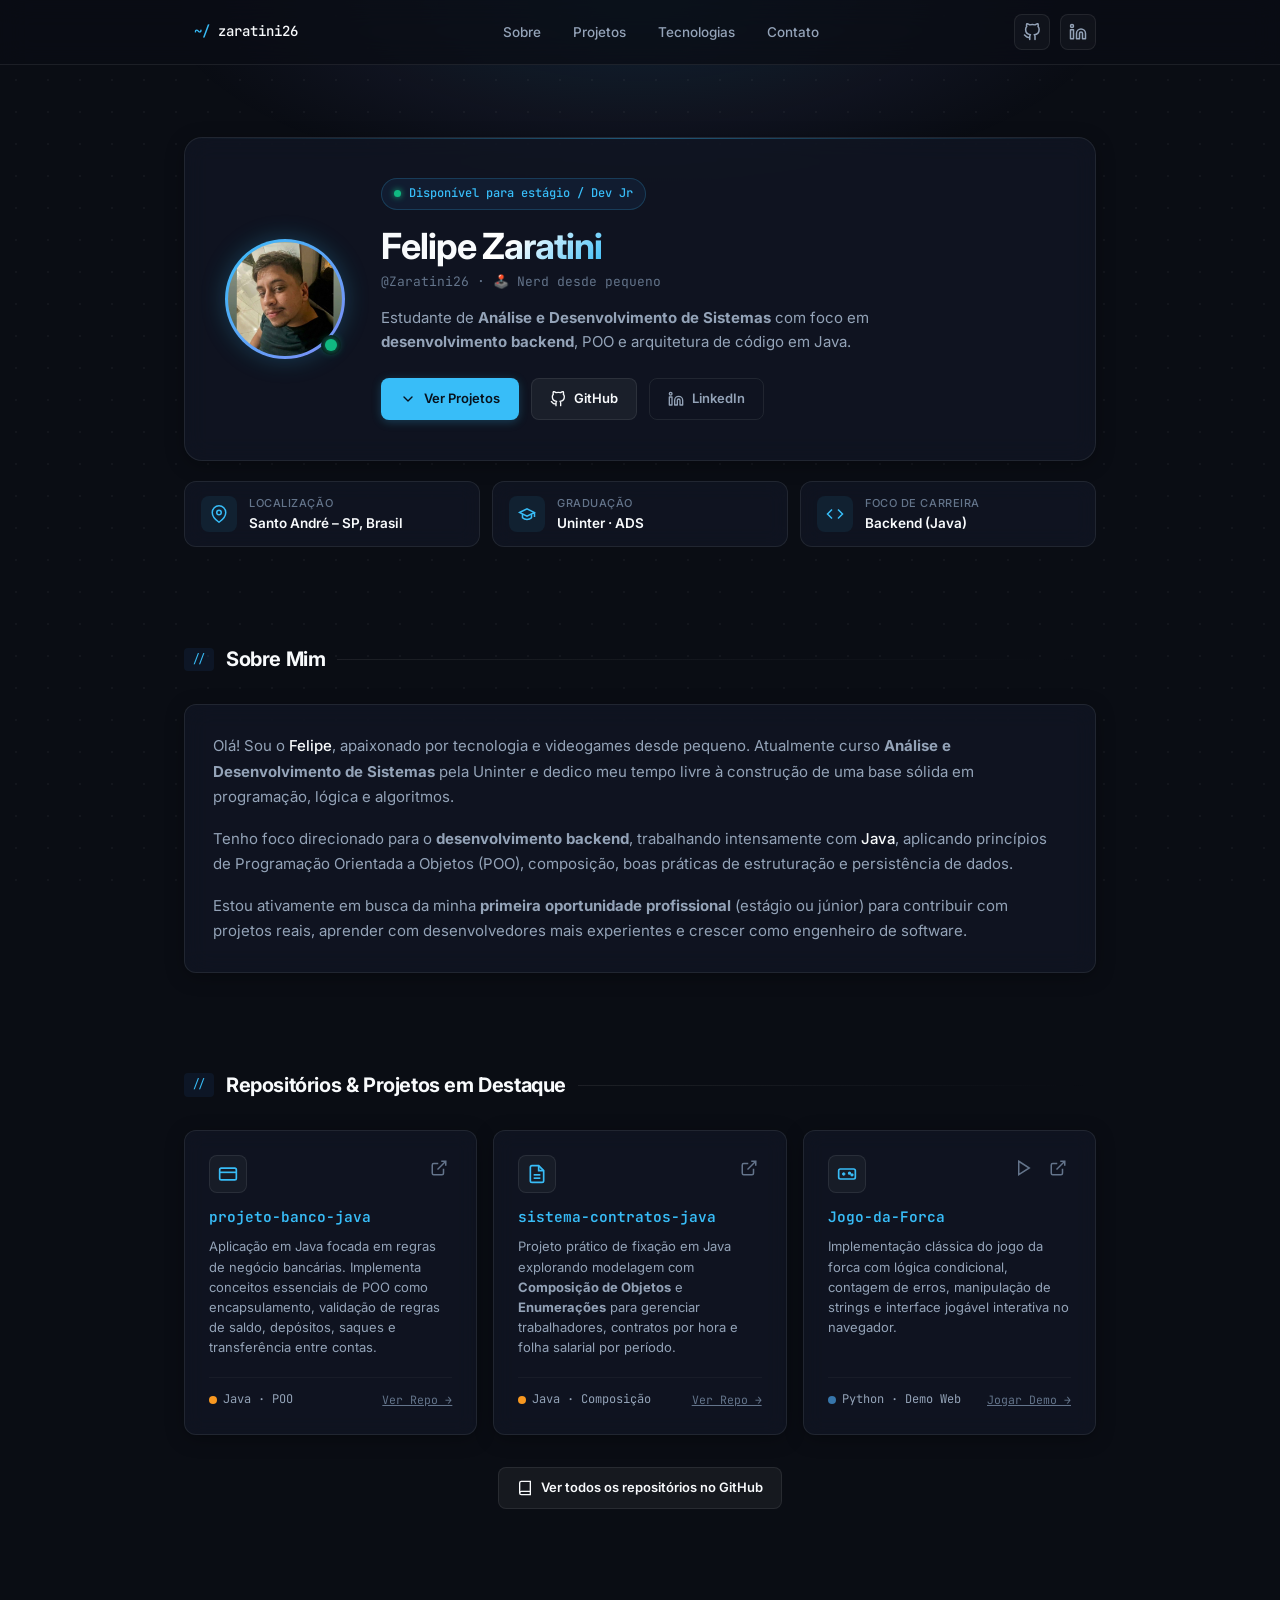
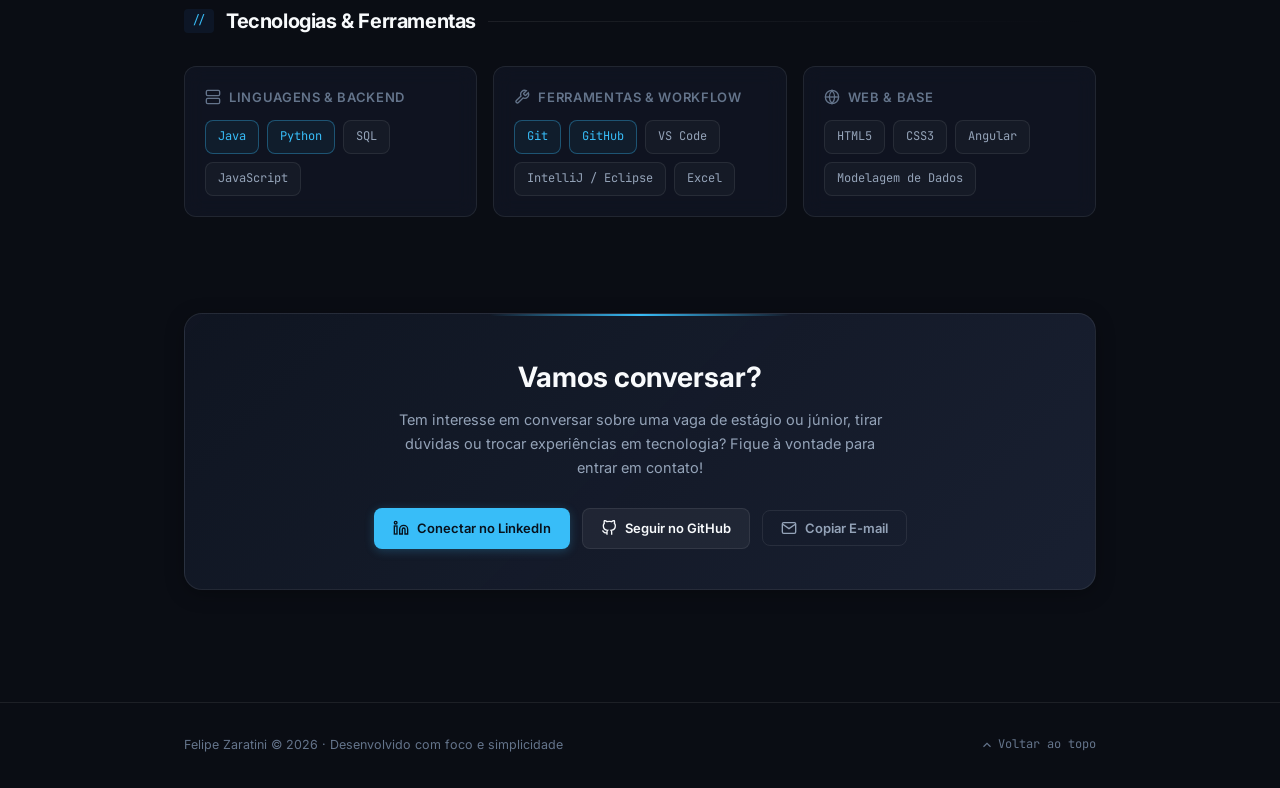
<file: index.html>
<!DOCTYPE html>
<html lang="pt-BR">
<head>
  <meta charset="UTF-8" />
  <meta name="viewport" content="width=device-width, initial-scale=1.0" />
  <title>Felipe Zaratini · Desenvolvedor Backend & Estudante ADS</title>
  <meta name="description" content="Portfólio de Felipe Zaratini - Estudante de Análise e Desenvolvimento de Sistemas focado em Java, Python, POO e desenvolvimento backend." />

  <!-- Favicon -->
  <link rel="shortcut icon" href="images/favicon.ico.png" type="image/x-icon" />

  <!-- Google Fonts -->
  <link rel="preconnect" href="https://fonts.googleapis.com" />
  <link rel="preconnect" href="https://fonts.gstatic.com" crossorigin />
  <link href="https://fonts.googleapis.com/css2?family=Inter:wght@300;400;500;600;700&family=JetBrains+Mono:wght@400;500;600&display=swap" rel="stylesheet" />

  <!-- Estilos -->
  <link rel="stylesheet" href="styles/style.css" />
</head>
<body>

  <!-- Efeito de iluminação e grid ambiente -->
  <div class="ambient-glow" aria-hidden="true"></div>
  <div class="bg-grid" aria-hidden="true"></div>

  <!-- NAVBAR -->
  <header class="navbar">
    <div class="container nav-container">
      <a href="https://github.com/Zaratini26" target="_blank" rel="noopener noreferrer" class="nav-brand">
        <span class="nav-prompt">~/</span>zaratini26
      </a>

      <nav>
        <ul class="nav-links">
          <li><a href="#sobre" class="nav-link">Sobre</a></li>
          <li><a href="#projetos" class="nav-link">Projetos</a></li>
          <li><a href="#tecnologias" class="nav-link">Tecnologias</a></li>
          <li><a href="#contato" class="nav-link">Contato</a></li>
        </ul>
      </nav>

      <div class="nav-actions">
        <!-- GitHub Link -->
        <a href="https://github.com/Zaratini26" target="_blank" rel="noopener noreferrer" class="icon-btn" title="GitHub Profile" aria-label="GitHub">
          <svg width="18" height="18" viewBox="0 0 24 24" fill="none" stroke="currentColor" stroke-width="2" stroke-linecap="round" stroke-linejoin="round">
            <path d="M9 19c-5 1.5-5-2.5-7-3m14 6v-3.87a3.37 3.37 0 0 0-.94-2.61c3.14-.35 6.44-1.54 6.44-7A5.44 5.44 0 0 0 20 4.77 5.07 5.07 0 0 0 19.91 1S18.73.65 16 2.48a13.38 13.38 0 0 0-7 0C6.27.65 5.09 1 5.09 1A5.07 5.07 0 0 0 5 4.77a5.44 5.44 0 0 0-1.5 3.78c0 5.42 3.3 6.61 6.44 7A3.37 3.37 0 0 0 9 18.13V22"></path>
          </svg>
        </a>

        <!-- LinkedIn Link -->
        <a href="https://www.linkedin.com/in/felipe-zaratini-b03868405/" target="_blank" rel="noopener noreferrer" class="icon-btn" title="LinkedIn Profile" aria-label="LinkedIn">
          <svg width="18" height="18" viewBox="0 0 24 24" fill="none" stroke="currentColor" stroke-width="2" stroke-linecap="round" stroke-linejoin="round">
            <path d="M16 8a6 6 0 0 1 6 6v7h-4v-7a2 2 0 0 0-2-2 2 2 0 0 0-2 2v7h-4v-7a6 6 0 0 1 6-6z"></path>
            <rect x="2" y="9" width="4" height="12"></rect>
            <circle cx="4" cy="4" r="2"></circle>
          </svg>
        </a>
      </div>
    </div>
  </header>

  <main class="container">

    <!-- HERO SECTION -->
    <section class="hero">
      <div class="hero-card">
        <div class="hero-content">
          <div class="avatar-wrapper">
            <div class="avatar-frame">
              <img src="images/perfil.jfif" alt="Foto de perfil de Felipe Zaratini" class="avatar-img" />
            </div>
            <div class="avatar-status-badge" title="Disponível para novas oportunidades">
              <div class="avatar-status-dot"></div>
            </div>
          </div>

          <div class="hero-text">
            <div class="status-pill">
              <span class="pulse-dot"></span>
              <span>Disponível para estágio / Dev Jr</span>
            </div>

            <h1 class="hero-title">
              Felipe <span class="gradient-text">Zaratini</span>
            </h1>

            <div class="hero-handle">@Zaratini26 · 🕹️ Nerd desde pequeno</div>

            <p class="hero-desc">
              Estudante de <strong>Análise e Desenvolvimento de Sistemas</strong> com foco em
              <strong>desenvolvimento backend</strong>, POO e arquitetura de código em Java.
            </p>

            <div class="hero-actions">
              <a href="#projetos" class="btn btn-primary">
                <svg width="16" height="16" viewBox="0 0 24 24" fill="none" stroke="currentColor" stroke-width="2" stroke-linecap="round" stroke-linejoin="round">
                  <polyline points="6 9 12 15 18 9"></polyline>
                </svg>
                Ver Projetos
              </a>

              <a href="https://github.com/Zaratini26" target="_blank" rel="noopener noreferrer" class="btn btn-secondary">
                <svg width="16" height="16" viewBox="0 0 24 24" fill="none" stroke="currentColor" stroke-width="2" stroke-linecap="round" stroke-linejoin="round">
                  <path d="M9 19c-5 1.5-5-2.5-7-3m14 6v-3.87a3.37 3.37 0 0 0-.94-2.61c3.14-.35 6.44-1.54 6.44-7A5.44 5.44 0 0 0 20 4.77 5.07 5.07 0 0 0 19.91 1S18.73.65 16 2.48a13.38 13.38 0 0 0-7 0C6.27.65 5.09 1 5.09 1A5.07 5.07 0 0 0 5 4.77a5.44 5.44 0 0 0-1.5 3.78c0 5.42 3.3 6.61 6.44 7A3.37 3.37 0 0 0 9 18.13V22"></path>
                </svg>
                GitHub
              </a>

              <a href="https://www.linkedin.com/in/felipe-zaratini-b03868405/" target="_blank" rel="noopener noreferrer" class="btn btn-outline">
                <svg width="16" height="16" viewBox="0 0 24 24" fill="none" stroke="currentColor" stroke-width="2" stroke-linecap="round" stroke-linejoin="round">
                  <path d="M16 8a6 6 0 0 1 6 6v7h-4v-7a2 2 0 0 0-2-2 2 2 0 0 0-2 2v7h-4v-7a6 6 0 0 1 6-6z"></path>
                  <rect x="2" y="9" width="4" height="12"></rect>
                  <circle cx="4" cy="4" r="2"></circle>
                </svg>
                LinkedIn
              </a>
            </div>
          </div>
        </div>
      </div>

      <!-- BENTO / QUICK INFO -->
      <div class="quick-info-grid">
        <div class="info-item">
          <div class="info-icon">
            <svg width="18" height="18" fill="none" stroke="currentColor" stroke-width="2" viewBox="0 0 24 24">
              <path d="M21 10c0 7-9 13-9 13s-9-6-9-13a9 9 0 0 1 18 0z"></path>
              <circle cx="12" cy="10" r="3"></circle>
            </svg>
          </div>
          <div class="info-text">
            <span class="label">Localização</span>
            <span class="value">Santo André – SP, Brasil</span>
          </div>
        </div>

        <div class="info-item">
          <div class="info-icon">
            <svg width="18" height="18" fill="none" stroke="currentColor" stroke-width="2" viewBox="0 0 24 24">
              <path d="M22 10v6M2 10l10-5 10 5-10 5z"></path>
              <path d="M6 12v5c3 3 9 3 12 0v-5"></path>
            </svg>
          </div>
          <div class="info-text">
            <span class="label">Graduação</span>
            <span class="value">Uninter · ADS</span>
          </div>
        </div>

        <div class="info-item">
          <div class="info-icon">
            <svg width="18" height="18" fill="none" stroke="currentColor" stroke-width="2" viewBox="0 0 24 24">
              <polyline points="16 18 22 12 16 6"></polyline>
              <polyline points="8 6 2 12 8 18"></polyline>
            </svg>
          </div>
          <div class="info-text">
            <span class="label">Foco de Carreira</span>
            <span class="value">Backend (Java)</span>
          </div>
        </div>
      </div>
    </section>

    <!-- SOBRE MIM -->
    <section id="sobre" class="section">  
      <div class="section-header">
        <span class="section-tag">//</span>
        <h2 class="section-title">Sobre Mim</h2>
        <div class="section-line"></div>
      </div>

      <div class="about-card">
        <p>
          Olá! Sou o <span class="highlight">Felipe</span>, apaixonado por tecnologia e videogames desde pequeno. Atualmente curso <strong>Análise e Desenvolvimento de Sistemas</strong> pela Uninter e dedico meu tempo livre à construção de uma base sólida em programação, lógica e algoritmos.
        </p>
        <p>
          Tenho foco direcionado para o <strong>desenvolvimento backend</strong>, trabalhando intensamente com <span class="highlight">Java</span>, aplicando princípios de Programação Orientada a Objetos (POO), composição, boas práticas de estruturação e persistência de dados.
        </p>
        <p>
          Estou ativamente em busca da minha <strong>primeira oportunidade profissional</strong> (estágio ou júnior) para contribuir com projetos reais, aprender com desenvolvedores mais experientes e crescer como engenheiro de software.
        </p>
      </div>
    </section>

    <!-- PROJETOS EM DESTAQUE -->
    <section id="projetos" class="section">
      <div class="section-header">
        <span class="section-tag">//</span>
        <h2 class="section-title">Repositórios & Projetos em Destaque</h2>
        <div class="section-line"></div>
      </div>

      <div class="projects-grid">

        <!-- Projeto 1: Banco Java -->
        <div class="project-card">
          <div class="project-top">
            <div class="project-icon-box">
              <svg width="20" height="20" fill="none" stroke="currentColor" stroke-width="2" viewBox="0 0 24 24">
                <rect x="2" y="5" width="20" height="14" rx="2"></rect>
                <line x1="2" y1="10" x2="22" y2="10"></line>
              </svg>
            </div>
            <div class="project-links-group">
              <a href="https://github.com/Zaratini26/projeto-banco-java" target="_blank" rel="noopener noreferrer" class="project-action-link" title="Ver código no GitHub">
                <svg width="18" height="18" fill="none" stroke="currentColor" stroke-width="2" viewBox="0 0 24 24">
                  <path d="M18 13v6a2 2 0 0 1-2 2H5a2 2 0 0 1-2-2V8a2 2 0 0 1 2-2h6"></path>
                  <polyline points="15 3 21 3 21 9"></polyline>
                  <line x1="10" y1="14" x2="21" y2="3"></line>
                </svg>
              </a>
            </div>
          </div>

          <h3 class="project-title">
            <span class="project-title-code">projeto-banco-java</span>
          </h3>
          <p class="project-desc">
            Aplicação em Java focada em regras de negócio bancárias. Implementa conceitos essenciais de POO como encapsulamento, validação de regras de saldo, depósitos, saques e transferência entre contas.
          </p>

          <div class="project-footer">
            <span class="tech-badge-inline">
              <span class="tech-dot dot-java"></span> Java · POO
            </span>
            <a href="https://github.com/Zaratini26/projeto-banco-java" target="_blank" rel="noopener noreferrer" class="project-cta">
              Ver Repo &rarr;
            </a>
          </div>
        </div>

        <!-- Projeto 2: Sistema de Contratos -->
        <div class="project-card">
          <div class="project-top">
            <div class="project-icon-box">
              <svg width="20" height="20" fill="none" stroke="currentColor" stroke-width="2" viewBox="0 0 24 24">
                <path d="M14 2H6a2 2 0 0 0-2 2v16a2 2 0 0 0 2 2h12a2 2 0 0 0 2-2V8z"></path>
                <polyline points="14 2 14 8 20 8"></polyline>
                <line x1="16" y1="13" x2="8" y2="13"></line>
                <line x1="16" y1="17" x2="8" y2="17"></line>
              </svg>
            </div>
            <div class="project-links-group">
              <a href="https://github.com/Zaratini26/sistema-contratos-java" target="_blank" rel="noopener noreferrer" class="project-action-link" title="Ver código no GitHub">
                <svg width="18" height="18" fill="none" stroke="currentColor" stroke-width="2" viewBox="0 0 24 24">
                  <path d="M18 13v6a2 2 0 0 1-2 2H5a2 2 0 0 1-2-2V8a2 2 0 0 1 2-2h6"></path>
                  <polyline points="15 3 21 3 21 9"></polyline>
                  <line x1="10" y1="14" x2="21" y2="3"></line>
                </svg>
              </a>
            </div>
          </div>

          <h3 class="project-title">
            <span class="project-title-code">sistema-contratos-java</span>
          </h3>
          <p class="project-desc">
            Projeto prático de fixação em Java explorando modelagem com <strong>Composição de Objetos</strong> e <strong>Enumerações</strong> para gerenciar trabalhadores, contratos por hora e folha salarial por período.
          </p>

          <div class="project-footer">
            <span class="tech-badge-inline">
              <span class="tech-dot dot-java"></span> Java · Composição
            </span>
            <a href="https://github.com/Zaratini26/sistema-contratos-java" target="_blank" rel="noopener noreferrer" class="project-cta">
              Ver Repo &rarr;
            </a>
          </div>
        </div>

        <!-- Projeto 3: Jogo da Forca -->
        <div class="project-card">
          <div class="project-top">
            <div class="project-icon-box">
              <svg width="20" height="20" fill="none" stroke="currentColor" stroke-width="2" viewBox="0 0 24 24">
                <rect x="2" y="6" width="20" height="12" rx="2"></rect>
                <line x1="6" y1="12" x2="10" y2="12"></line>
                <line x1="8" y1="10" x2="8" y2="14"></line>
                <circle cx="15" cy="11" r="1"></circle>
                <circle cx="18" cy="13" r="1"></circle>
              </svg>
            </div>
            <div class="project-links-group">
              <a href="jogo-forca/jogo-da-forca.html" target="_blank" rel="noopener noreferrer" class="project-action-link" title="Testar Demo no Navegador">
                <svg width="18" height="18" fill="none" stroke="currentColor" stroke-width="2" viewBox="0 0 24 24">
                  <polygon points="5 3 19 12 5 21 5 3"></polygon>
                </svg>
              </a>
              <a href="https://github.com/Zaratini26/Jogo-da-Forca" target="_blank" rel="noopener noreferrer" class="project-action-link" title="Ver repositório">
                <svg width="18" height="18" fill="none" stroke="currentColor" stroke-width="2" viewBox="0 0 24 24">
                  <path d="M18 13v6a2 2 0 0 1-2 2H5a2 2 0 0 1-2-2V8a2 2 0 0 1 2-2h6"></path>
                  <polyline points="15 3 21 3 21 9"></polyline>
                  <line x1="10" y1="14" x2="21" y2="3"></line>
                </svg>
              </a>
            </div>
          </div>

          <h3 class="project-title">
            <span class="project-title-code">Jogo-da-Forca</span>
          </h3>
          <p class="project-desc">
            Implementação clássica do jogo da forca com lógica condicional, contagem de erros, manipulação de strings e interface jogável interativa no navegador.
          </p>

          <div class="project-footer">
            <span class="tech-badge-inline">
              <span class="tech-dot dot-python"></span> Python · Demo Web
            </span>
            <a href="jogo-forca/jogo-da-forca.html" target="_blank" rel="noopener noreferrer" class="project-cta">
              Jogar Demo &rarr;
            </a>
          </div>
        </div>

      </div>

      <div style="text-align: center; margin-top: 2rem;">
        <a href="https://github.com/Zaratini26?tab=repositories" target="_blank" rel="noopener noreferrer" class="btn btn-secondary">
          <svg width="16" height="16" fill="none" stroke="currentColor" stroke-width="2" viewBox="0 0 24 24">
            <path d="M4 19.5A2.5 2.5 0 0 1 6.5 17H20"></path>
            <path d="M6.5 2H20v20H6.5A2.5 2.5 0 0 1 4 19.5v-15A2.5 2.5 0 0 1 6.5 2z"></path>
          </svg>
          Ver todos os repositórios no GitHub
        </a>
      </div>
    </section>

    <!-- HABILIDADES & TECNOLOGIAS -->
    <section id="tecnologias" class="section">
      <div class="section-header">
        <span class="section-tag">//</span>
        <h2 class="section-title">Tecnologias & Ferramentas</h2>
        <div class="section-line"></div>
      </div>

      <div class="skills-container">

        <!-- Categoria: Backend & Linguagens -->
        <div class="skill-category-card">
          <div class="skill-cat-title">
            <svg width="16" height="16" fill="none" stroke="currentColor" stroke-width="2" viewBox="0 0 24 24">
              <rect x="2" y="2" width="20" height="8" rx="2" ry="2"></rect>
              <rect x="2" y="14" width="20" height="8" rx="2" ry="2"></rect>
              <line x1="6" y1="6" x2="6.01" y2="6"></line>
              <line x1="6" y1="18" x2="6.01" y2="18"></line>
            </svg>
            Linguagens & Backend
          </div>
          <div class="skill-tags">
            <span class="skill-pill featured">Java</span>
            <span class="skill-pill featured">Python</span>
            <span class="skill-pill">SQL</span>
            <span class="skill-pill">JavaScript</span>
          </div>
        </div>

        <!-- Categoria: Ferramentas & Versionamento -->
        <div class="skill-category-card">
          <div class="skill-cat-title">
            <svg width="16" height="16" fill="none" stroke="currentColor" stroke-width="2" viewBox="0 0 24 24">
              <path d="M14.7 6.3a1 1 0 0 0 0 1.4l1.6 1.6a1 1 0 0 0 1.4 0l3.77-3.77a6 6 0 0 1-7.94 7.94l-6.91 6.91a2.12 2.12 0 0 1-3-3l6.91-6.91a6 6 0 0 1 7.94-7.94l-3.76 3.76z"></path>
            </svg>
            Ferramentas & Workflow
          </div>
          <div class="skill-tags">
            <span class="skill-pill featured">Git</span>
            <span class="skill-pill featured">GitHub</span>
            <span class="skill-pill">VS Code</span>
            <span class="skill-pill">IntelliJ / Eclipse</span>
            <span class="skill-pill">Excel</span>
          </div>
        </div>

        <!-- Categoria: Web & Fundamentos -->
        <div class="skill-category-card">
          <div class="skill-cat-title">
            <svg width="16" height="16" fill="none" stroke="currentColor" stroke-width="2" viewBox="0 0 24 24">
              <circle cx="12" cy="12" r="10"></circle>
              <line x1="2" y1="12" x2="22" y2="12"></line>
              <path d="M12 2a15.3 15.3 0 0 1 4 10 15.3 15.3 0 0 1-4 10 15.3 15.3 0 0 1-4-10 15.3 15.3 0 0 1 4-10z"></path>
            </svg>
            Web & Base
          </div>
          <div class="skill-tags">
            <span class="skill-pill">HTML5</span>
            <span class="skill-pill">CSS3</span>
            <span class="skill-pill">Angular</span>
            <span class="skill-pill">Modelagem de Dados</span>
          </div>
        </div>

      </div>
    </section>

    <!-- CONTATO / CALL TO ACTION -->
    <section id="contato" class="section">
      <div class="contact-banner">
        <h2 class="contact-title">Vamos conversar?</h2>
        <p class="contact-subtitle">
          Tem interesse em conversar sobre uma vaga de estágio ou júnior, tirar dúvidas ou trocar experiências em tecnologia? Fique à vontade para entrar em contato!
        </p>

        <div class="contact-buttons">
          <a href="https://www.linkedin.com/in/felipe-zaratini-b03868405/" target="_blank" rel="noopener noreferrer" class="btn btn-primary">
            <svg width="16" height="16" fill="none" stroke="currentColor" stroke-width="2" viewBox="0 0 24 24">
              <path d="M16 8a6 6 0 0 1 6 6v7h-4v-7a2 2 0 0 0-2-2 2 2 0 0 0-2 2v7h-4v-7a6 6 0 0 1 6-6z"></path>
              <rect x="2" y="9" width="4" height="12"></rect>
              <circle cx="4" cy="4" r="2"></circle>
            </svg>
            Conectar no LinkedIn
          </a>

          <a href="https://github.com/Zaratini26" target="_blank" rel="noopener noreferrer" class="btn btn-secondary">
            <svg width="16" height="16" fill="none" stroke="currentColor" stroke-width="2" viewBox="0 0 24 24">
              <path d="M9 19c-5 1.5-5-2.5-7-3m14 6v-3.87a3.37 3.37 0 0 0-.94-2.61c3.14-.35 6.44-1.54 6.44-7A5.44 5.44 0 0 0 20 4.77 5.07 5.07 0 0 0 19.91 1S18.73.65 16 2.48a13.38 13.38 0 0 0-7 0C6.27.65 5.09 1 5.09 1A5.07 5.07 0 0 0 5 4.77a5.44 5.44 0 0 0-1.5 3.78c0 5.42 3.3 6.61 6.44 7A3.37 3.37 0 0 0 9 18.13V22"></path>
            </svg>
            Seguir no GitHub
          </a>

          <div class="copy-tooltip">
            <!-- Insira seu e-mail no atributo data-email abaixo: -->
            <button type="button" id="copy-email-btn" data-email="felipenuneszaratini@outlook.com" class="btn btn-outline">
              <svg width="16" height="16" fill="none" stroke="currentColor" stroke-width="2" viewBox="0 0 24 24">
                <path d="M4 4h16c1.1 0 2 .9 2 2v12c0 1.1-.9 2-2 2H4c-1.1 0-2-.9-2-2V6c0-1.1.9-2 2-2z"></path>
                <polyline points="22,6 12,13 2,6"></polyline>
              </svg>
              Copiar E-mail
            </button>
            <span class="copy-toast" id="copy-toast">E-mail copiado! ✨</span>
          </div>
        </div>
      </div>
    </section>

  </main>

  <!-- FOOTER -->
  <footer class="footer">
    <div class="container footer-content">
      <div class="footer-credit">
        Felipe Zaratini &copy; <span id="current-year">2026</span> · Desenvolvido com foco e simplicidade
      </div>
      <a href="#" class="back-to-top">
        <svg width="14" height="14" fill="none" stroke="currentColor" stroke-width="2" viewBox="0 0 24 24">
          <polyline points="18 15 12 9 6 15"></polyline>
        </svg>
        Voltar ao topo
      </a>
    </div>
  </footer>

  <!-- Scripts -->
  <script src="scripts/main.js"></script>
</body>
</html>
</file>
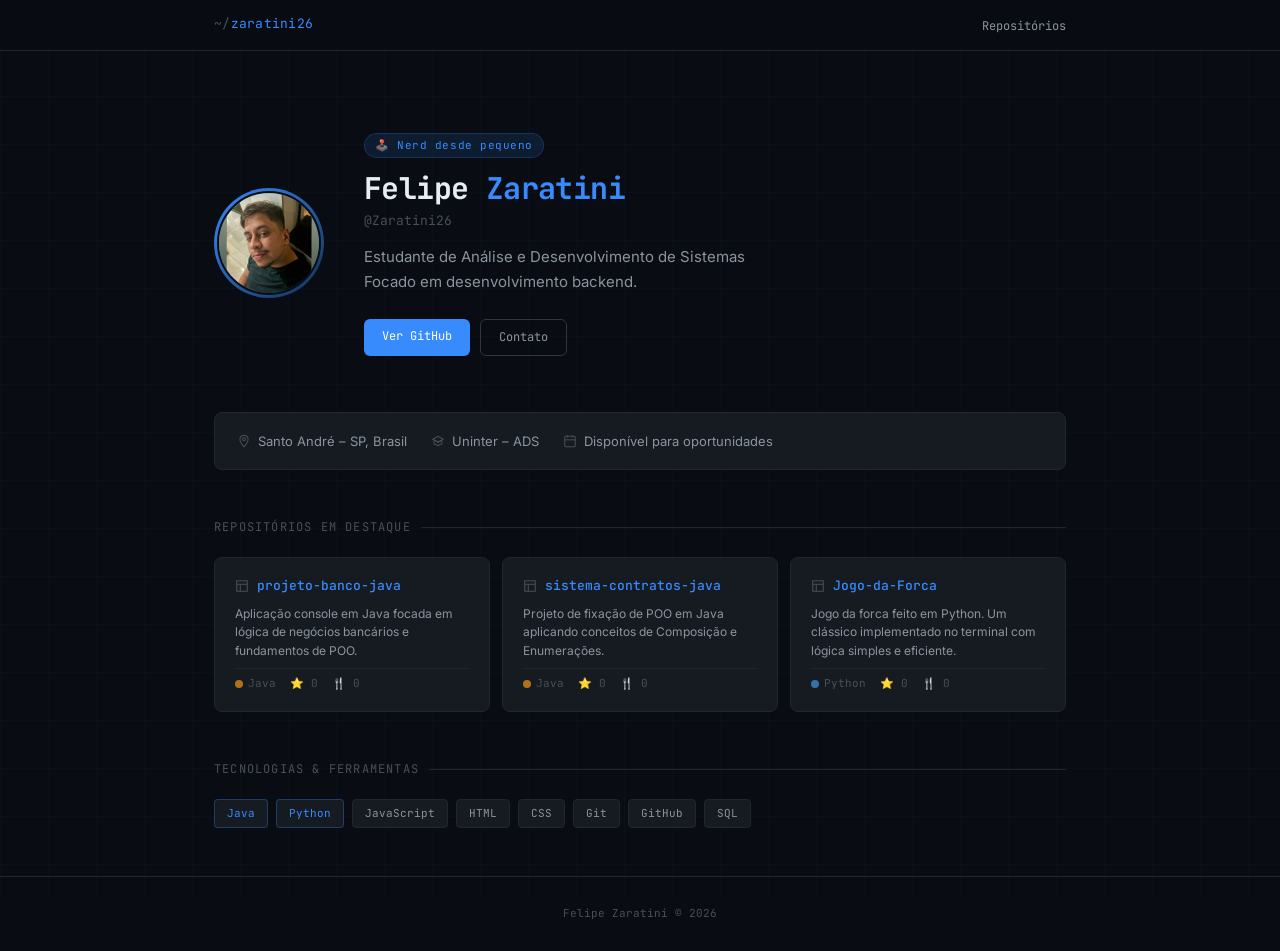
<file: zaratini26-github.html>
<!DOCTYPE html>
<html lang="pt-BR">
<head>
<meta charset="UTF-8" />
<meta name="viewport" content="width=device-width, initial-scale=1.0" />
<title>Felipe Zaratini · Backend Developer</title>
<link rel="preconnect" href="https://fonts.googleapis.com" />
<link rel="preconnect" href="https://fonts.gstatic.com" crossorigin />
<link href="https://fonts.googleapis.com/css2?family=JetBrains+Mono:wght@300;400;500;700&family=Inter:wght@300;400;500;600&display=swap" rel="stylesheet" />
<style>
  *, *::before, *::after { box-sizing: border-box; margin: 0; padding: 0; }

  :root {
    --bg: #090d13;
    --surface: #0d1117;
    --surface2: #161b22;
    --surface3: #1c2128;
    --border: #21262d;
    --border2: #30363d;
    --blue: #388bfd;
    --blue-dim: #1f6feb;
    --blue-glow: rgba(56, 139, 253, 0.12);
    --green: #3fb950;
    --text: #e6edf3;
    --text2: #8b949e;
    --text3: #484f58;
    --mono: 'JetBrains Mono', monospace;
    --sans: 'Inter', sans-serif;
  }

  html { scroll-behavior: smooth; }

  body {
    background: var(--bg);
    color: var(--text);
    font-family: var(--sans);
    min-height: 100vh;
    line-height: 1.6;
  }

  /* GRID LINES BG */
  body::before {
    content: '';
    position: fixed;
    inset: 0;
    background-image:
      linear-gradient(rgba(56,139,253,0.03) 1px, transparent 1px),
      linear-gradient(90deg, rgba(56,139,253,0.03) 1px, transparent 1px);
    background-size: 48px 48px;
    pointer-events: none;
    z-index: 0;
  }

  .container {
    max-width: 900px;
    margin: 0 auto;
    padding: 0 1.5rem;
    position: relative;
    z-index: 1;
  }

  /* NAV */
  nav {
    position: sticky;
    top: 0;
    z-index: 100;
    background: rgba(9, 13, 19, 0.85);
    backdrop-filter: blur(12px);
    border-bottom: 1px solid var(--border);
    padding: 0.75rem 0;
  }

  nav .inner {
    display: flex;
    align-items: center;
    justify-content: space-between;
    max-width: 900px;
    margin: 0 auto;
    padding: 0 1.5rem;
  }

  .nav-logo {
    font-family: var(--mono);
    font-size: 13px;
    color: var(--blue);
    text-decoration: none;
    letter-spacing: 0.02em;
  }

  .nav-logo span { color: var(--text3); }

  .nav-links {
    display: flex;
    gap: 1.5rem;
    list-style: none;
  }

  .nav-links a {
    font-family: var(--mono);
    font-size: 12px;
    color: var(--text2);
    text-decoration: none;
    transition: color 0.2s;
  }

  .nav-links a:hover { color: var(--text); }

  /* HERO */
  .hero {
    padding: 5rem 0 3.5rem;
    display: flex;
    align-items: center;
    gap: 2.5rem;
  }

  .avatar-wrap {
    position: relative;
    flex-shrink: 0;
  }

  .avatar-ring {
    width: 110px;
    height: 110px;
    border-radius: 50%;
    padding: 3px;
    background: linear-gradient(135deg, var(--blue), #388bfd44);
  }

  .avatar-ring img {
    width: 100%;
    height: 100%;
    border-radius: 50%;
    object-fit: cover;
    border: 2px solid var(--bg);
  }

  .status-dot {
    position: absolute;
    bottom: 6px;
    right: 6px;
    width: 14px;
    height: 14px;
    background: var(--green);
    border-radius: 50%;
    border: 2px solid var(--bg);
  }

  .hero-text .tag {
    font-family: var(--mono);
    font-size: 11px;
    color: var(--blue);
    background: var(--blue-glow);
    border: 1px solid rgba(56,139,253,0.2);
    padding: 3px 10px;
    border-radius: 20px;
    display: inline-block;
    margin-bottom: 0.75rem;
    letter-spacing: 0.05em;
  }

  .hero-text h1 {
    font-family: var(--mono);
    font-size: 30px;
    font-weight: 700;
    color: var(--text);
    letter-spacing: -0.02em;
    margin-bottom: 0.3rem;
    line-height: 1.2;
  }

  .hero-text h1 .accent { color: var(--blue); }

  .hero-text .handle {
    font-family: var(--mono);
    font-size: 13px;
    color: var(--text3);
    margin-bottom: 0.75rem;
  }

  .hero-text .bio {
    font-size: 15px;
    color: var(--text2);
    max-width: 480px;
    line-height: 1.7;
  }

  .hero-actions {
    display: flex;
    gap: 10px;
    margin-top: 1.5rem;
    flex-wrap: wrap;
  }

  .btn-primary {
    font-family: var(--mono);
    font-size: 12px;
    background: var(--blue);
    color: #fff;
    border: none;
    padding: 8px 18px;
    border-radius: 6px;
    cursor: pointer;
    text-decoration: none;
    transition: opacity 0.2s;
  }

  .btn-primary:hover { opacity: 0.85; }

  .btn-ghost {
    font-family: var(--mono);
    font-size: 12px;
    background: transparent;
    color: var(--text2);
    border: 1px solid var(--border2);
    padding: 8px 18px;
    border-radius: 6px;
    cursor: pointer;
    text-decoration: none;
    transition: border-color 0.2s, color 0.2s;
  }

  .btn-ghost:hover { border-color: var(--blue); color: var(--text); }

  /* STATS */
  .stats-row {
    display: grid;
    grid-template-columns: repeat(4, 1fr);
    gap: 12px;
    margin-bottom: 3rem;
  }

  .stat {
    background: var(--surface2);
    border: 1px solid var(--border);
    border-radius: 8px;
    padding: 1rem;
    text-align: center;
    transition: border-color 0.2s;
  }

  .stat:hover { border-color: var(--blue-dim); }

  .stat .num {
    font-family: var(--mono);
    font-size: 24px;
    font-weight: 700;
    color: var(--blue);
    display: block;
  }

  .stat .lbl {
    font-size: 11px;
    color: var(--text3);
    text-transform: uppercase;
    letter-spacing: 0.06em;
    margin-top: 4px;
    display: block;
  }

  /* SECTION */
  .section { margin-bottom: 3rem; }

  .section-head {
    display: flex;
    align-items: center;
    gap: 10px;
    margin-bottom: 1.25rem;
  }

  .section-head .line {
    flex: 1;
    height: 1px;
    background: var(--border);
  }

  .section-head h2 {
    font-family: var(--mono);
    font-size: 12px;
    color: var(--text3);
    text-transform: uppercase;
    letter-spacing: 0.1em;
    font-weight: 400;
    white-space: nowrap;
  }

  /* REPO CARDS */
  .repos {
    display: grid;
    grid-template-columns: repeat(auto-fit, minmax(260px, 1fr));
    gap: 12px;
  }

  .repo-card {
    background: var(--surface2);
    border: 1px solid var(--border);
    border-radius: 8px;
    padding: 1.1rem 1.25rem;
    text-decoration: none;
    display: flex;
    flex-direction: column;
    gap: 8px;
    transition: border-color 0.2s, background 0.2s;
  }

  .repo-card:hover {
    border-color: var(--blue);
    background: var(--surface3);
  }

  .repo-card .repo-header {
    display: flex;
    align-items: center;
    gap: 8px;
  }

  .repo-icon {
    font-size: 14px;
    color: var(--text3);
  }

  .repo-name {
    font-family: var(--mono);
    font-size: 13px;
    font-weight: 500;
    color: var(--blue);
    white-space: nowrap;
    overflow: hidden;
    text-overflow: ellipsis;
  }

  .repo-desc {
    font-size: 12px;
    color: var(--text2);
    line-height: 1.55;
    flex: 1;
  }

  .repo-meta {
    display: flex;
    gap: 14px;
    font-family: var(--mono);
    font-size: 11px;
    color: var(--text3);
    margin-top: auto;
    padding-top: 6px;
    border-top: 1px solid var(--border);
  }

  .repo-meta .lang { display: flex; align-items: center; gap: 5px; }
  .lang-dot { width: 8px; height: 8px; border-radius: 50%; display: inline-block; }

  /* SKILLS */
  .skills-grid {
    display: flex;
    flex-wrap: wrap;
    gap: 8px;
  }

  .skill-tag {
    font-family: var(--mono);
    font-size: 11px;
    color: var(--text2);
    background: var(--surface2);
    border: 1px solid var(--border);
    padding: 5px 12px;
    border-radius: 4px;
    transition: border-color 0.2s, color 0.2s;
  }

  .skill-tag:hover { border-color: var(--blue); color: var(--text); }
  .skill-tag.main { border-color: rgba(56,139,253,0.3); color: var(--blue); }

  /* INFO STRIP */
  .info-strip {
    display: flex;
    flex-wrap: wrap;
    gap: 1.5rem;
    background: var(--surface2);
    border: 1px solid var(--border);
    border-radius: 8px;
    padding: 1.1rem 1.4rem;
    margin-bottom: 3rem;
    font-size: 13px;
    color: var(--text2);
  }

  .info-strip .item {
    display: flex;
    align-items: center;
    gap: 7px;
  }

  .info-strip .item svg { color: var(--text3); flex-shrink: 0; }

  /* FOOTER */
  footer {
    border-top: 1px solid var(--border);
    padding: 1.75rem 0;
    text-align: center;
    font-family: var(--mono);
    font-size: 11px;
    color: var(--text3);
  }

  footer a { color: var(--text3); text-decoration: none; }
  footer a:hover { color: var(--blue); }

  /* RESPONSIVE */
  @media (max-width: 600px) {
    .hero { flex-direction: column; gap: 1.5rem; padding: 3rem 0 2rem; }
    .stats-row { grid-template-columns: repeat(2, 1fr); }
    nav .inner { flex-direction: column; gap: 0.5rem; }
    .hero-text h1 { font-size: 22px; }
  }
</style>
</head>
<body>

<nav>
  <div class="inner">
    <a class="nav-logo" href="#"><span>~/</span>zaratini26</a>
    <ul class="nav-links">
      <li><a href="https://github.com/Zaratini26?tab=repositories" target="_blank">Repositórios</a></li>
    </ul>
  </div>
</nav>

<main>
  <div class="container">

    <!-- HERO -->
    <section class="hero">
      <div class="avatar-wrap">
        <div class="avatar-ring">
          <img src="perfil.jfif" alt="Felipe Zaratini" />
        </div>
      </div>
      <div class="hero-text">
        <span class="tag">🕹️ Nerd desde pequeno</span>
        <h1>Felipe <span class="accent">Zaratini</span></h1>
        <div class="handle">@Zaratini26</div>
        <p class="bio">Estudante de Análise e Desenvolvimento de Sistemas<br>Focado em desenvolvimento backend.</p>
        <div class="hero-actions">
          <a href="https://github.com/Zaratini26" target="_blank" class="btn-primary">Ver GitHub</a>
          <a href="https://www.linkedin.com/in/felipe-zaratini-b03868405/" class="btn-ghost" target="_blank">Contato</a>
        </div>
      </div>
    </section>



    <!-- INFO STRIP -->
    <div class="info-strip">
      <div class="item">
        <svg width="14" height="14" fill="none" stroke="currentColor" stroke-width="1.8" viewBox="0 0 24 24"><path d="M12 2C8.13 2 5 5.13 5 9c0 5.25 7 13 7 13s7-7.75 7-13c0-3.87-3.13-7-7-7zm0 9.5c-1.38 0-2.5-1.12-2.5-2.5S10.62 6.5 12 6.5s2.5 1.12 2.5 2.5S13.38 11.5 12 11.5z"/></svg>
        Santo André – SP, Brasil
      </div>
      <div class="item">
        <svg width="14" height="14" fill="none" stroke="currentColor" stroke-width="1.8" viewBox="0 0 24 24"><path d="M12 14l9-5-9-5-9 5 9 5z"/><path d="M12 14l6.16-3.422a12.083 12.083 0 01.665 6.479A11.952 11.952 0 0012 20.055a11.952 11.952 0 00-6.824-2.998 12.078 12.078 0 01.665-6.479L12 14z"/></svg>
        Uninter – ADS
      </div>
      <div class="item">
        <svg width="14" height="14" fill="none" stroke="currentColor" stroke-width="1.8" viewBox="0 0 24 24"><rect x="3" y="4" width="18" height="18" rx="2" ry="2"/><line x1="16" y1="2" x2="16" y2="6"/><line x1="8" y1="2" x2="8" y2="6"/><line x1="3" y1="10" x2="21" y2="10"/></svg>
        Disponível para oportunidades
      </div>
    </div>

    <!-- REPOSITÓRIOS -->
    <section id="repos" class="section">
      <div class="section-head">
        <h2>repositórios em destaque</h2>
        <div class="line"></div>
      </div>
      <div class="repos">

        <a class="repo-card" href="https://github.com/Zaratini26/projeto-banco-java" target="_blank">
          <div class="repo-header">
            <svg class="repo-icon" width="14" height="14" fill="none" stroke="currentColor" stroke-width="1.8" viewBox="0 0 24 24"><path d="M3 3h18v18H3z" rx="2"/><path d="M3 9h18M9 21V9"/></svg>
            <span class="repo-name">projeto-banco-java</span>
          </div>
          <div class="repo-desc">Aplicação console em Java focada em lógica de negócios bancários e fundamentos de POO.</div>
          <div class="repo-meta">
            <span class="lang"><span class="lang-dot" style="background:#b07219"></span>Java</span>
            <span>⭐ 0</span>
            <span>🍴 0</span>
          </div>
        </a>

        <a class="repo-card" href="https://github.com/Zaratini26/sistema-contratos-java" target="_blank">
          <div class="repo-header">
            <svg class="repo-icon" width="14" height="14" fill="none" stroke="currentColor" stroke-width="1.8" viewBox="0 0 24 24"><path d="M3 3h18v18H3z" rx="2"/><path d="M3 9h18M9 21V9"/></svg>
            <span class="repo-name">sistema-contratos-java</span>
          </div>
          <div class="repo-desc">Projeto de fixação de POO em Java aplicando conceitos de Composição e Enumerações.</div>
          <div class="repo-meta">
            <span class="lang"><span class="lang-dot" style="background:#b07219"></span>Java</span>
            <span>⭐ 0</span>
            <span>🍴 0</span>
          </div>
        </a>

        <a class="repo-card" href="https://github.com/Zaratini26/Jogo-da-Forca" target="_blank">
          <div class="repo-header">
            <svg class="repo-icon" width="14" height="14" fill="none" stroke="currentColor" stroke-width="1.8" viewBox="0 0 24 24"><path d="M3 3h18v18H3z" rx="2"/><path d="M3 9h18M9 21V9"/></svg>
            <span class="repo-name">Jogo-da-Forca</span>
          </div>
          <div class="repo-desc">Jogo da forca feito em Python. Um clássico implementado no terminal com lógica simples e eficiente.</div>
          <div class="repo-meta">
            <span class="lang"><span class="lang-dot" style="background:#3572A5"></span>Python</span>
            <span>⭐ 0</span>
            <span>🍴 0</span>
          </div>
        </a>

      </div>
    </section>

    <!-- SKILLS -->
    <section id="skills" class="section">
      <div class="section-head">
        <h2>tecnologias & ferramentas</h2>
        <div class="line"></div>
      </div>
      <div class="skills-grid">
        <span class="skill-tag main">Java</span>
        <span class="skill-tag main">Python</span>
        <span class="skill-tag">JavaScript</span>
        <span class="skill-tag">HTML</span>
        <span class="skill-tag">CSS</span>
        <span class="skill-tag">Git</span>
        <span class="skill-tag">GitHub</span>
        <span class="skill-tag">SQL</span>
      </div>
    </section>

  </div>
</main>

<footer>
  <div class="container">
    Felipe Zaratini &copy; 2026
  </div>
</footer>

</body>
</html>
</file>
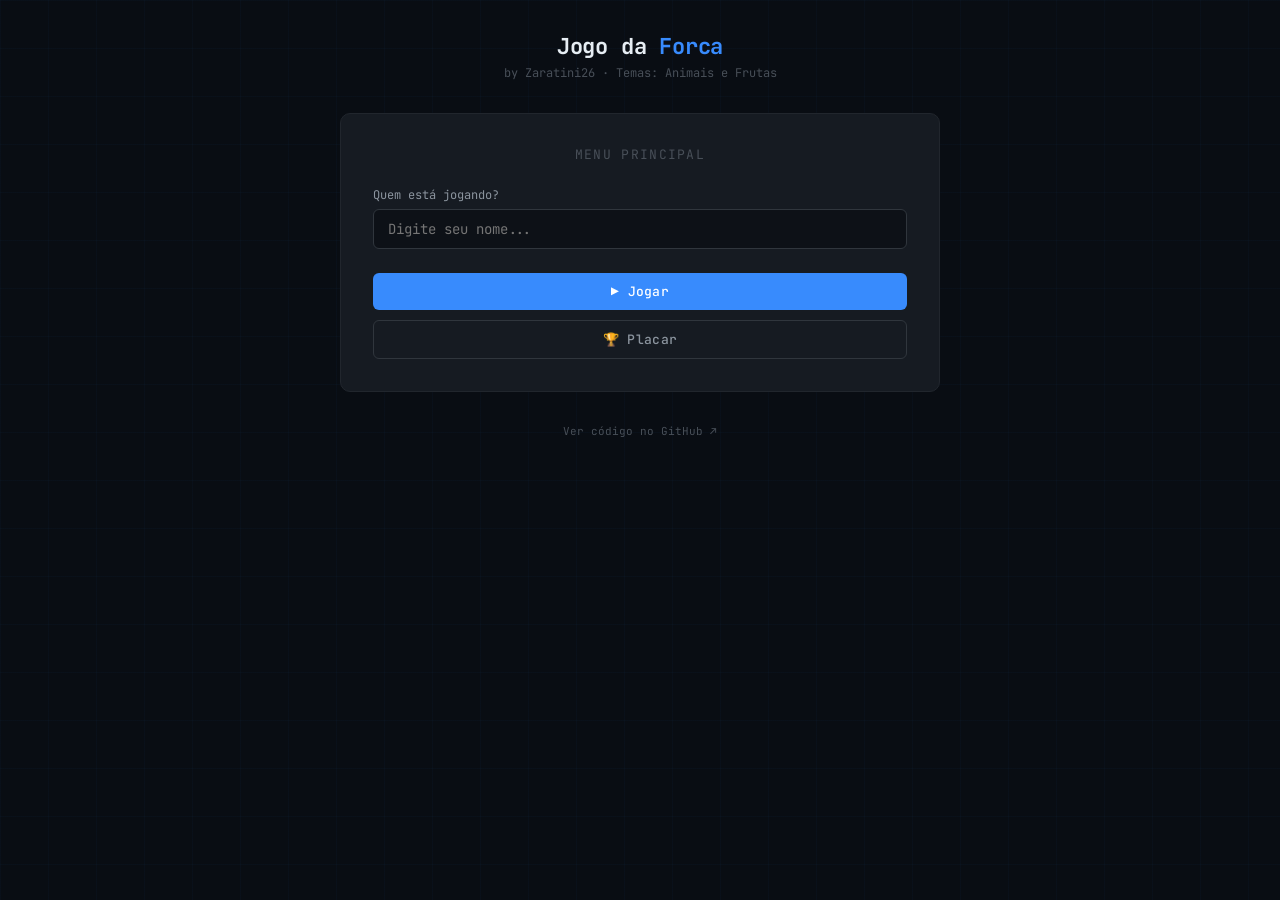
<file: jogo-forca/jogo-da-forca.html>
<!DOCTYPE html>
<html lang="pt-BR">
<head>
<meta charset="UTF-8" />
<meta name="viewport" content="width=device-width, initial-scale=1.0" />
<title>Jogo da Forca · Zaratini26</title>
<link rel="stylesheet" href="style.css">
</head>
<body>

<div class="wrap">
  <header>
    <h1>Jogo da <span>Forca</span></h1>
    <p>by Zaratini26 · Temas: Animais e Frutas</p>
  </header>

  <!-- MENU -->
  <div id="screen-menu" class="screen active">
    <div class="menu-card">
      <div class="menu-title">Menu Principal</div>
      <div class="name-input-wrap">
        <label>Quem está jogando?</label>
        <input type="text" id="player-name" placeholder="Digite seu nome..." maxlength="20" />
      </div>
      <div class="menu-btns">
        <button class="btn btn-blue" onclick="iniciarJogo()">▶ Jogar</button>
        <button class="btn btn-ghost" onclick="mostrarScore()">🏆 Placar</button>
      </div>
    </div>
  </div>

  <!-- JOGO -->
  <div id="screen-game" class="screen">
    <div class="game-header">
      <span>Jogando: <span class="player-name" id="display-player">—</span></span>
      <span class="tema-badge" id="display-tema">—</span>
    </div>

    <div class="forca-wrap">
      <svg class="forca-svg" viewBox="0 0 160 170" fill="none" xmlns="http://www.w3.org/2000/svg">
        <!-- estrutura fixa -->
        <line x1="10" y1="165" x2="150" y2="165" stroke="#30363d" stroke-width="3" stroke-linecap="round"/>
        <line x1="40" y1="165" x2="40" y2="10" stroke="#30363d" stroke-width="3" stroke-linecap="round"/>
        <line x1="40" y1="10" x2="110" y2="10" stroke="#30363d" stroke-width="3" stroke-linecap="round"/>
        <line x1="110" y1="10" x2="110" y2="30" stroke="#30363d" stroke-width="3" stroke-linecap="round"/>
        <!-- boneco -->
        <circle id="head" cx="110" cy="45" r="15" stroke="#f85149" stroke-width="2.5" style="display:none"/>
        <line id="body" x1="110" y1="60" x2="110" y2="110" stroke="#f85149" stroke-width="2.5" stroke-linecap="round" style="display:none"/>
        <line id="arm-left" x1="110" y1="75" x2="85" y2="95" stroke="#f85149" stroke-width="2.5" stroke-linecap="round" style="display:none"/>
        <line id="arm-right" x1="110" y1="75" x2="135" y2="95" stroke="#f85149" stroke-width="2.5" stroke-linecap="round" style="display:none"/>
        <line id="leg-left" x1="110" y1="110" x2="85" y2="140" stroke="#f85149" stroke-width="2.5" stroke-linecap="round" style="display:none"/>
        <line id="leg-right" x1="110" y1="110" x2="135" y2="140" stroke="#f85149" stroke-width="2.5" stroke-linecap="round" style="display:none"/>
      </svg>

      <div class="erros-bar" id="erros-bar"></div>
    </div>

    <div class="word-wrap">
      <div class="word-hint" id="word-hint">? letras</div>
      <div class="word-letters" id="word-letters"></div>
    </div>

    <div class="keyboard" id="keyboard"></div>

    <button class="btn btn-danger" style="margin-top:0.5rem" onclick="voltarMenu()">← Desistir</button>
  </div>

  <!-- RESULTADO -->
  <div id="screen-result" class="screen">
    <div class="result-card">
      <div class="result-icon" id="result-icon"></div>
      <div class="result-title" id="result-title"></div>
      <div class="result-word" id="result-word"></div>
      <div class="score-num" id="result-score"></div>
      <div class="score-lbl">pontos</div>
    </div>
    <div style="display:flex;gap:10px;">
      <button class="btn btn-blue" style="flex:1" onclick="jogarNovamente()">▶ Jogar novamente</button>
      <button class="btn btn-ghost" style="flex:1" onclick="voltarMenu()">Menu</button>
    </div>
  </div>

  <!-- SCORE -->
  <div id="screen-score" class="screen">
    <div class="section-head">Placar</div>
    <div class="menu-card" style="padding:1rem 1.5rem">
      <ul class="score-list" id="score-list"></ul>
    </div>
    <button class="btn btn-ghost" onclick="voltarMenu()">← Voltar</button>
  </div>

  <footer>
    <a href="https://github.com/Zaratini26/Jogo-da-Forca" target="_blank">Ver código no GitHub ↗</a>
  </footer>
</div>


<script src="script.js"></script>
</body>
</html>
</file>
<file: styles/style.css>
/* ==========================================================================
   Felipe Zaratini · Portfolio Styles
   Design moderno, limpo, responsivo e minimalista para estudante/backend dev
   ========================================================================== */

@import url('https://fonts.googleapis.com/css2?family=Inter:wght@300;400;500;600;700&family=JetBrains+Mono:wght@400;500;600&display=swap');

/* --- VARIÁVEIS DE TEMA --- */
:root {
  --bg-primary: #0a0d14;
  --bg-secondary: #0f1420;
  --bg-card: rgba(18, 24, 38, 0.7);
  --bg-card-hover: rgba(26, 34, 52, 0.85);
  --bg-card-solid: #121826;
  --bg-pill: rgba(56, 139, 253, 0.08);

  --border: rgba(255, 255, 255, 0.08);
  --border-hover: rgba(56, 189, 248, 0.35);
  --border-subtle: rgba(255, 255, 255, 0.04);

  --accent: #38bdf8;          /* Azul céu moderno */
  --accent-glow: rgba(56, 189, 248, 0.25);
  --accent-dim: #0284c7;
  --accent-violet: #818cf8;

  --success: #10b981;
  --success-glow: rgba(16, 185, 129, 0.2);

  --text-primary: #f8fafc;
  --text-secondary: #94a3b8;
  --text-muted: #64748b;

  --font-sans: 'Inter', -apple-system, BlinkMacSystemFont, "Segoe UI", Roboto, sans-serif;
  --font-mono: 'JetBrains Mono', monospace;

  --radius-sm: 8px;
  --radius-md: 12px;
  --radius-lg: 18px;
  --radius-full: 9999px;

  --transition-fast: 0.15s ease;
  --transition-normal: 0.25s cubic-bezier(0.16, 1, 0.3, 1);
  --shadow-card: 0 4px 20px -2px rgba(0, 0, 0, 0.35);
  --shadow-hover: 0 12px 30px -4px rgba(0, 0, 0, 0.5);
}

/* --- RESET & BASE --- */
*, *::before, *::after {
  box-sizing: border-box;
  margin: 0;
  padding: 0;
}

html {
  scroll-behavior: smooth;
  scroll-padding-top: 80px;
}

body {
  background-color: var(--bg-primary);
  color: var(--text-primary);
  font-family: var(--font-sans);
  font-size: 15px;
  line-height: 1.65;
  min-height: 100vh;
  overflow-x: hidden;
  position: relative;
  -webkit-font-smoothing: antialiased;
}

/* Fundo com efeito sutil de luz ambiente e grade de pontos */
.ambient-glow {
  position: fixed;
  top: 0;
  left: 50%;
  transform: translateX(-50%);
  width: 1000px;
  height: 480px;
  background: radial-gradient(ellipse 60% 50% at 50% 0%, rgba(56, 189, 248, 0.13), rgba(129, 140, 248, 0.05) 50%, transparent 80%);
  pointer-events: none;
  z-index: 0;
}

.bg-grid {
  position: fixed;
  inset: 0;
  background-image: radial-gradient(rgba(255, 255, 255, 0.06) 1px, transparent 1px);
  background-size: 32px 32px;
  pointer-events: none;
  z-index: 0;
  opacity: 0.7;
}

/* --- CONTAINER CENTRALIZADO --- */
.container {
  max-width: 960px;
  margin: 0 auto;
  padding: 0 1.5rem;
  position: relative;
  z-index: 1;
}

/* --- NAVBAR MODERNA --- */
.navbar {
  position: sticky;
  top: 0;
  z-index: 100;
  backdrop-filter: blur(14px);
  -webkit-backdrop-filter: blur(14px);
  background: rgba(10, 13, 20, 0.75);
  border-bottom: 1px solid var(--border);
  transition: all var(--transition-normal);
}

.nav-container {
  display: flex;
  align-items: center;
  justify-content: space-between;
  height: 64px;
}

.nav-brand {
  display: flex;
  align-items: center;
  gap: 8px;
  text-decoration: none;
  font-family: var(--font-mono);
  font-size: 14px;
  font-weight: 500;
  color: var(--text-primary);
  padding: 6px 10px;
  border-radius: var(--radius-sm);
  transition: background var(--transition-fast);
}

.nav-brand:hover {
  background: rgba(255, 255, 255, 0.04);
}

.nav-prompt {
  color: var(--accent);
}

.nav-links {
  display: flex;
  align-items: center;
  gap: 1.25rem;
  list-style: none;
}

.nav-link {
  color: var(--text-secondary);
  text-decoration: none;
  font-size: 13.5px;
  font-weight: 500;
  transition: color var(--transition-fast);
  padding: 4px 6px;
}

.nav-link:hover {
  color: var(--text-primary);
}

.nav-actions {
  display: flex;
  align-items: center;
  gap: 10px;
}

.icon-btn {
  display: inline-flex;
  align-items: center;
  justify-content: center;
  width: 36px;
  height: 36px;
  border-radius: var(--radius-sm);
  background: rgba(255, 255, 255, 0.03);
  border: 1px solid var(--border);
  color: var(--text-secondary);
  text-decoration: none;
  transition: all var(--transition-fast);
}

.icon-btn:hover {
  color: var(--text-primary);
  background: rgba(255, 255, 255, 0.08);
  border-color: var(--accent);
  transform: translateY(-1px);
}

/* --- HERO SECTION --- */
.hero {
  padding: 4.5rem 0 3rem;
}

.hero-card {
  background: var(--bg-card);
  backdrop-filter: blur(12px);
  -webkit-backdrop-filter: blur(12px);
  border: 1px solid var(--border);
  border-radius: var(--radius-lg);
  padding: 2.5rem;
  box-shadow: var(--shadow-card);
  position: relative;
  overflow: hidden;
}

.hero-card::before {
  content: '';
  position: absolute;
  top: 0;
  left: 0;
  right: 0;
  height: 1px;
  background: linear-gradient(90deg, transparent, rgba(56, 189, 248, 0.4), transparent);
}

.hero-content {
  display: flex;
  align-items: center;
  gap: 2.25rem;
}

.avatar-wrapper {
  position: relative;
  flex-shrink: 0;
}

.avatar-frame {
  width: 120px;
  height: 120px;
  border-radius: 50%;
  padding: 3px;
  background: linear-gradient(135deg, var(--accent), var(--accent-violet));
  box-shadow: 0 0 25px var(--accent-glow);
}

.avatar-img {
  width: 100%;
  height: 100%;
  object-fit: cover;
  border-radius: 50%;
  background: var(--bg-secondary);
  display: block;
}

.avatar-status-badge {
  position: absolute;
  bottom: 4px;
  right: 4px;
  width: 20px;
  height: 20px;
  border-radius: 50%;
  background: var(--bg-primary);
  display: flex;
  align-items: center;
  justify-content: center;
}

.avatar-status-dot {
  width: 12px;
  height: 12px;
  border-radius: 50%;
  background: var(--success);
  box-shadow: 0 0 8px var(--success);
  animation: pulse 2s infinite;
}

@keyframes pulse {
  0% { transform: scale(0.95); box-shadow: 0 0 0 0 rgba(16, 185, 129, 0.7); }
  70% { transform: scale(1); box-shadow: 0 0 0 8px rgba(16, 185, 129, 0); }
  100% { transform: scale(0.95); box-shadow: 0 0 0 0 rgba(16, 185, 129, 0); }
}

.hero-text {
  flex: 1;
}

.status-pill {
  display: inline-flex;
  align-items: center;
  gap: 8px;
  padding: 5px 12px;
  border-radius: var(--radius-full);
  background: var(--bg-pill);
  border: 1px solid rgba(56, 189, 248, 0.2);
  color: var(--accent);
  font-family: var(--font-mono);
  font-size: 12px;
  font-weight: 500;
  margin-bottom: 1rem;
}

.status-pill .pulse-dot {
  width: 7px;
  height: 7px;
  border-radius: 50%;
  background: var(--success);
  box-shadow: 0 0 6px var(--success);
}

.hero-title {
  font-size: 2.25rem;
  font-weight: 700;
  letter-spacing: -0.03em;
  line-height: 1.15;
  color: var(--text-primary);
  margin-bottom: 0.25rem;
}

.hero-title .gradient-text {
  background: linear-gradient(135deg, #ffffff 30%, var(--accent) 100%);
  -webkit-background-clip: text;
  -webkit-text-fill-color: transparent;
}

.hero-handle {
  font-family: var(--font-mono);
  color: var(--text-muted);
  font-size: 13px;
  margin-bottom: 0.85rem;
}

.hero-desc {
  color: var(--text-secondary);
  font-size: 15px;
  max-width: 540px;
  line-height: 1.6;
  margin-bottom: 1.5rem;
}

.hero-actions {
  display: flex;
  align-items: center;
  gap: 12px;
  flex-wrap: wrap;
}

/* --- BOTÕES --- */
.btn {
  display: inline-flex;
  align-items: center;
  gap: 8px;
  font-size: 13px;
  font-weight: 600;
  font-family: var(--font-sans);
  padding: 9px 18px;
  border-radius: var(--radius-sm);
  text-decoration: none;
  cursor: pointer;
  transition: all var(--transition-fast);
  border: 1px solid transparent;
}

.btn-primary {
  background: var(--accent);
  color: #07121d;
  box-shadow: 0 2px 10px rgba(56, 189, 248, 0.25);
}

.btn-primary:hover {
  background: #7dd3fc;
  box-shadow: 0 4px 16px rgba(56, 189, 248, 0.4);
  transform: translateY(-1px);
}

.btn-secondary {
  background: rgba(255, 255, 255, 0.05);
  border-color: var(--border);
  color: var(--text-primary);
}

.btn-secondary:hover {
  background: rgba(255, 255, 255, 0.1);
  border-color: rgba(255, 255, 255, 0.2);
  transform: translateY(-1px);
}

.btn-outline {
  background: transparent;
  border-color: var(--border);
  color: var(--text-secondary);
}

.btn-outline:hover {
  border-color: var(--accent);
  color: var(--text-primary);
  background: var(--bg-pill);
}

/* --- BENTO / QUICK INFO STRIP --- */
.quick-info-grid {
  display: grid;
  grid-template-columns: repeat(3, 1fr);
  gap: 12px;
  margin-top: 1.25rem;
}

.info-item {
  display: flex;
  align-items: center;
  gap: 12px;
  padding: 12px 16px;
  background: var(--bg-card);
  backdrop-filter: blur(10px);
  border: 1px solid var(--border);
  border-radius: var(--radius-md);
  transition: all var(--transition-normal);
}

.info-item:hover {
  border-color: var(--border-hover);
  background: var(--bg-card-hover);
  transform: translateY(-2px);
}

.info-icon {
  width: 36px;
  height: 36px;
  border-radius: var(--radius-sm);
  background: rgba(56, 189, 248, 0.08);
  color: var(--accent);
  display: flex;
  align-items: center;
  justify-content: center;
  flex-shrink: 0;
}

.info-text .label {
  font-size: 11px;
  font-weight: 500;
  text-transform: uppercase;
  letter-spacing: 0.05em;
  color: var(--text-muted);
  display: block;
}

.info-text .value {
  font-size: 13.5px;
  font-weight: 600;
  color: var(--text-primary);
  display: block;
}

/* --- SEÇÕES PRINCIPAIS --- */
.section {
  padding: 3rem 0;
}

.section-header {
  display: flex;
  align-items: center;
  gap: 12px;
  margin-bottom: 1.75rem;
}

.section-tag {
  font-family: var(--font-mono);
  font-size: 12px;
  color: var(--accent);
  background: var(--bg-pill);
  padding: 2px 8px;
  border-radius: 4px;
}

.section-title {
  font-size: 1.25rem;
  font-weight: 700;
  color: var(--text-primary);
  letter-spacing: -0.02em;
}

.section-line {
  flex: 1;
  height: 1px;
  background: linear-gradient(90deg, var(--border), transparent);
}

/* --- SOBRE MIM --- */
.about-card {
  background: var(--bg-card);
  backdrop-filter: blur(12px);
  border: 1px solid var(--border);
  border-radius: var(--radius-md);
  padding: 1.75rem;
  box-shadow: var(--shadow-card);
  line-height: 1.7;
  color: var(--text-secondary);
}

.about-card p {
  margin-bottom: 1rem;
}

.about-card p:last-child {
  margin-bottom: 0;
}

.highlight {
  color: var(--text-primary);
  font-weight: 500;
}

/* --- CARDS DE PROJETOS --- */
.projects-grid {
  display: grid;
  grid-template-columns: repeat(auto-fit, minmax(280px, 1fr));
  gap: 16px;
}

.project-card {
  background: var(--bg-card);
  backdrop-filter: blur(10px);
  border: 1px solid var(--border);
  border-radius: var(--radius-md);
  padding: 1.5rem;
  display: flex;
  flex-direction: column;
  transition: all var(--transition-normal);
  position: relative;
  text-decoration: none;
  color: inherit;
  box-shadow: var(--shadow-card);
}

.project-card:hover {
  border-color: var(--border-hover);
  background: var(--bg-card-hover);
  transform: translateY(-4px);
  box-shadow: var(--shadow-hover);
}

.project-top {
  display: flex;
  align-items: flex-start;
  justify-content: space-between;
  margin-bottom: 12px;
}

.project-icon-box {
  width: 38px;
  height: 38px;
  border-radius: var(--radius-sm);
  background: rgba(255, 255, 255, 0.04);
  border: 1px solid var(--border);
  display: flex;
  align-items: center;
  justify-content: center;
  color: var(--accent);
}

.project-links-group {
  display: flex;
  align-items: center;
  gap: 8px;
}

.project-action-link {
  color: var(--text-muted);
  transition: color var(--transition-fast);
  padding: 4px;
}

.project-action-link:hover {
  color: var(--accent);
}

.project-title {
  font-size: 16px;
  font-weight: 600;
  color: var(--text-primary);
  margin-bottom: 8px;
  display: flex;
  align-items: center;
  gap: 6px;
}

.project-title-code {
  font-family: var(--font-mono);
  font-size: 14.5px;
  color: var(--accent);
}

.project-desc {
  font-size: 13px;
  color: var(--text-secondary);
  line-height: 1.55;
  margin-bottom: 1.25rem;
  flex-grow: 1;
}

.project-footer {
  display: flex;
  align-items: center;
  justify-content: space-between;
  padding-top: 12px;
  border-top: 1px solid var(--border-subtle);
  font-size: 12px;
  font-family: var(--font-mono);
}

.tech-badge-inline {
  display: inline-flex;
  align-items: center;
  gap: 6px;
  color: var(--text-secondary);
}

.tech-dot {
  width: 8px;
  height: 8px;
  border-radius: 50%;
  display: inline-block;
}

.dot-java { background-color: #f89820; }
.dot-python { background-color: #3776ab; }
.dot-web { background-color: #38bdf8; }

.project-cta {
  color: var(--text-muted);
  display: flex;
  align-items: center;
  gap: 4px;
  font-size: 11.5px;
  transition: color var(--transition-fast);
}

.project-card:hover .project-cta {
  color: var(--accent);
}

/* --- HABILIDADES & TECNOLOGIAS (CATEGORIZADAS) --- */
.skills-container {
  display: grid;
  grid-template-columns: repeat(auto-fit, minmax(260px, 1fr));
  gap: 16px;
}

.skill-category-card {
  background: var(--bg-card);
  backdrop-filter: blur(10px);
  border: 1px solid var(--border);
  border-radius: var(--radius-md);
  padding: 1.25rem;
}

.skill-cat-title {
  font-size: 13px;
  font-weight: 600;
  text-transform: uppercase;
  letter-spacing: 0.05em;
  color: var(--text-muted);
  margin-bottom: 12px;
  display: flex;
  align-items: center;
  gap: 8px;
}

.skill-tags {
  display: flex;
  flex-wrap: wrap;
  gap: 8px;
}

.skill-pill {
  display: inline-flex;
  align-items: center;
  gap: 6px;
  background: rgba(255, 255, 255, 0.03);
  border: 1px solid var(--border);
  padding: 6px 12px;
  border-radius: var(--radius-sm);
  font-family: var(--font-mono);
  font-size: 12px;
  color: var(--text-secondary);
  transition: all var(--transition-fast);
}

.skill-pill:hover {
  background: rgba(255, 255, 255, 0.06);
  border-color: var(--accent);
  color: var(--text-primary);
  transform: translateY(-1px);
}

.skill-pill.featured {
  border-color: rgba(56, 189, 248, 0.35);
  background: rgba(56, 189, 248, 0.06);
  color: var(--accent);
}

/* --- CARD DE CONTATO / CALL TO ACTION --- */
.contact-banner {
  background: linear-gradient(135deg, rgba(18, 24, 38, 0.8), rgba(26, 34, 52, 0.9));
  border: 1px solid var(--border);
  border-radius: var(--radius-lg);
  padding: 2.5rem;
  text-align: center;
  position: relative;
  overflow: hidden;
  box-shadow: var(--shadow-card);
}

.contact-banner::before {
  content: '';
  position: absolute;
  top: 0;
  left: 50%;
  transform: translateX(-50%);
  width: 300px;
  height: 2px;
  background: linear-gradient(90deg, transparent, var(--accent), transparent);
}

.contact-title {
  font-size: 1.75rem;
  font-weight: 700;
  color: var(--text-primary);
  margin-bottom: 0.5rem;
}

.contact-subtitle {
  color: var(--text-secondary);
  max-width: 500px;
  margin: 0 auto 1.75rem;
  font-size: 14.5px;
}

.contact-buttons {
  display: flex;
  align-items: center;
  justify-content: center;
  gap: 12px;
  flex-wrap: wrap;
}

/* Toast de cópia */
.copy-tooltip {
  position: relative;
}

.copy-toast {
  position: absolute;
  bottom: 120%;
  left: 50%;
  transform: translateX(-50%) translateY(5px);
  background: var(--accent);
  color: #07121d;
  font-size: 11px;
  font-weight: 600;
  padding: 4px 8px;
  border-radius: 4px;
  pointer-events: none;
  opacity: 0;
  transition: all 0.2s ease;
  white-space: nowrap;
}

.copy-toast.show {
  opacity: 1;
  transform: translateX(-50%) translateY(0);
}

/* --- FOOTER --- */
.footer {
  margin-top: 4rem;
  border-top: 1px solid var(--border);
  padding: 2rem 0;
  text-align: center;
  font-size: 12.5px;
  color: var(--text-muted);
}

.footer-content {
  display: flex;
  align-items: center;
  justify-content: space-between;
  flex-wrap: wrap;
  gap: 1rem;
}

.footer-credit a {
  color: var(--text-secondary);
  text-decoration: none;
  transition: color var(--transition-fast);
}

.footer-credit a:hover {
  color: var(--accent);
}

.back-to-top {
  color: var(--text-muted);
  text-decoration: none;
  font-family: var(--font-mono);
  font-size: 12px;
  display: inline-flex;
  align-items: center;
  gap: 4px;
  transition: color var(--transition-fast);
}

.back-to-top:hover {
  color: var(--accent);
}

/* --- RESPONSIVIDADE --- */
@media (max-width: 768px) {
  .hero-content {
    flex-direction: column;
    text-align: center;
    gap: 1.5rem;
  }

  .avatar-frame {
    width: 105px;
    height: 105px;
  }

  .hero-title {
    font-size: 1.85rem;
  }

  .hero-desc {
    margin: 0 auto 1.5rem;
  }

  .hero-actions {
    justify-content: center;
  }

  .quick-info-grid {
    grid-template-columns: 1fr;
  }

  .nav-links {
    display: none; /* Em telas muito pequenas o menu é simplificado */
  }

  .contact-banner {
    padding: 2rem 1.25rem;
  }

  .footer-content {
    flex-direction: column;
    justify-content: center;
  }
}
</file>
<file: jogo-forca/style.css>
@charset "UTF-8";

@import url("https://fonts.googleapis.com/css2?family=JetBrains+Mono:wght@400;500;700&display=swap");

*, *::before, *::after { box-sizing: border-box; margin: 0; padding: 0; }

  :root {
    --bg: #090d13;
    --surface: #0d1117;
    --surface2: #161b22;
    --border: #21262d;
    --border2: #30363d;
    --blue: #388bfd;
    --green: #3fb950;
    --red: #f85149;
    --yellow: #d29922;
    --text: #e6edf3;
    --text2: #8b949e;
    --text3: #484f58;
    --mono: 'JetBrains Mono', monospace;
  }

  body {
    background: var(--bg);
    color: var(--text);
    font-family: var(--mono);
    min-height: 100vh;
    display: flex;
    flex-direction: column;
    align-items: center;
    justify-content: flex-start;
    padding: 2rem 1rem;
  }

  body::before {
    content: '';
    position: fixed;
    inset: 0;
    background-image:
      linear-gradient(rgba(56,139,253,0.03) 1px, transparent 1px),
      linear-gradient(90deg, rgba(56,139,253,0.03) 1px, transparent 1px);
    background-size: 48px 48px;
    pointer-events: none;
    z-index: 0;
  }

  .wrap { position: relative; z-index: 1; width: 100%; max-width: 600px; }

  header {
    text-align: center;
    margin-bottom: 2rem;
  }

  header h1 {
    font-size: 22px;
    font-weight: 700;
    color: var(--text);
    letter-spacing: -0.01em;
  }

  header h1 span { color: var(--blue); }

  header p {
    font-size: 12px;
    color: var(--text3);
    margin-top: 4px;
  }

  /* SCREENS */
  .screen { display: none; }
  .screen.active { display: block; }

  /* MENU */
  .menu-card {
    background: var(--surface2);
    border: 1px solid var(--border);
    border-radius: 10px;
    padding: 2rem;
    margin-bottom: 1rem;
  }

  .menu-title {
    font-size: 13px;
    color: var(--text3);
    text-transform: uppercase;
    letter-spacing: 0.1em;
    margin-bottom: 1.5rem;
    text-align: center;
  }

  .name-input-wrap {
    margin-bottom: 1.5rem;
  }

  .name-input-wrap label {
    display: block;
    font-size: 12px;
    color: var(--text2);
    margin-bottom: 6px;
  }

  .name-input-wrap input {
    width: 100%;
    background: var(--surface);
    border: 1px solid var(--border2);
    border-radius: 6px;
    color: var(--text);
    font-family: var(--mono);
    font-size: 14px;
    padding: 10px 14px;
    outline: none;
    transition: border-color 0.2s;
  }

  .name-input-wrap input:focus { border-color: var(--blue); }

  .menu-btns { display: flex; flex-direction: column; gap: 10px; }

  .btn {
    font-family: var(--mono);
    font-size: 13px;
    font-weight: 500;
    padding: 10px 20px;
    border-radius: 6px;
    border: none;
    cursor: pointer;
    transition: opacity 0.2s, transform 0.1s;
    width: 100%;
    letter-spacing: 0.02em;
  }

  .btn:active { transform: scale(0.98); }
  .btn-blue { background: var(--blue); color: #fff; }
  .btn-blue:hover { opacity: 0.85; }
  .btn-ghost { background: transparent; color: var(--text2); border: 1px solid var(--border2); }
  .btn-ghost:hover { border-color: var(--blue); color: var(--text); }
  .btn-danger { background: transparent; color: var(--red); border: 1px solid rgba(248,81,73,0.3); }
  .btn-danger:hover { background: rgba(248,81,73,0.08); }

  /* GAME */
  .game-header {
    display: flex;
    justify-content: space-between;
    align-items: center;
    background: var(--surface2);
    border: 1px solid var(--border);
    border-radius: 8px;
    padding: 10px 16px;
    margin-bottom: 1rem;
    font-size: 12px;
    color: var(--text2);
  }

  .player-name { color: var(--blue); font-weight: 500; }

  .tema-badge {
    background: rgba(56,139,253,0.1);
    border: 1px solid rgba(56,139,253,0.2);
    color: var(--blue);
    padding: 3px 10px;
    border-radius: 20px;
    font-size: 11px;
  }

  /* FORCA SVG */
  .forca-wrap {
    background: var(--surface2);
    border: 1px solid var(--border);
    border-radius: 10px;
    padding: 1.5rem;
    text-align: center;
    margin-bottom: 1rem;
  }

  .forca-svg {
    width: 160px;
    height: 170px;
    margin: 0 auto;
  }

  /* WORD */
  .word-wrap {
    text-align: center;
    margin-bottom: 1rem;
    padding: 1rem;
    background: var(--surface2);
    border: 1px solid var(--border);
    border-radius: 10px;
  }

  .word-hint {
    font-size: 11px;
    color: var(--text3);
    margin-bottom: 10px;
    text-transform: uppercase;
    letter-spacing: 0.08em;
  }

  .word-letters {
    display: flex;
    gap: 8px;
    justify-content: center;
    flex-wrap: wrap;
  }

  .letter-box {
    width: 32px;
    height: 36px;
    border-bottom: 2px solid var(--border2);
    display: flex;
    align-items: center;
    justify-content: center;
    font-size: 18px;
    font-weight: 700;
    color: var(--text);
    transition: color 0.2s, border-color 0.2s;
  }

  .letter-box.revealed { border-color: var(--blue); color: var(--blue); }

  /* KEYBOARD */
  .keyboard {
    display: flex;
    flex-wrap: wrap;
    gap: 6px;
    justify-content: center;
    margin-bottom: 1rem;
  }

  .key {
    width: 36px;
    height: 36px;
    background: var(--surface2);
    border: 1px solid var(--border2);
    border-radius: 5px;
    color: var(--text);
    font-family: var(--mono);
    font-size: 12px;
    font-weight: 500;
    cursor: pointer;
    transition: background 0.15s, border-color 0.15s, color 0.15s;
    display: flex;
    align-items: center;
    justify-content: center;
  }

  .key:hover:not(:disabled) { border-color: var(--blue); color: var(--blue); }
  .key:disabled { opacity: 0.25; cursor: not-allowed; }
  .key.hit { background: rgba(63,185,80,0.12); border-color: var(--green); color: var(--green); }
  .key.miss { background: rgba(248,81,73,0.08); border-color: rgba(248,81,73,0.3); color: var(--red); }

  /* ERROS */
  .erros-bar {
    display: flex;
    gap: 6px;
    justify-content: center;
    margin-bottom: 1rem;
  }

  .erro-dot {
    width: 10px;
    height: 10px;
    border-radius: 50%;
    background: var(--border2);
    transition: background 0.2s;
  }

  .erro-dot.active { background: var(--red); }

  /* RESULTADO */
  .result-card {
    background: var(--surface2);
    border: 1px solid var(--border);
    border-radius: 10px;
    padding: 2rem;
    text-align: center;
    margin-bottom: 1rem;
  }

  .result-icon { font-size: 40px; margin-bottom: 0.5rem; }
  .result-title { font-size: 18px; font-weight: 700; margin-bottom: 0.5rem; }
  .result-title.win { color: var(--green); }
  .result-title.lose { color: var(--red); }
  .result-word { font-size: 13px; color: var(--text2); margin-bottom: 1rem; }
  .result-word span { color: var(--blue); font-weight: 500; }
  .score-num { font-size: 28px; font-weight: 700; color: var(--yellow); }
  .score-lbl { font-size: 11px; color: var(--text3); text-transform: uppercase; letter-spacing: 0.08em; margin-top: 2px; }

  /* SCORE */
  .score-list { list-style: none; }
  .score-item {
    display: flex;
    justify-content: space-between;
    align-items: center;
    padding: 10px 0;
    border-bottom: 1px solid var(--border);
    font-size: 13px;
  }
  .score-item:last-child { border-bottom: none; }
  .score-item .rank { color: var(--text3); min-width: 24px; }
  .score-item .s-name { flex: 1; padding: 0 12px; color: var(--text); }
  .score-item .s-pts { color: var(--yellow); font-weight: 700; }
  .score-empty { text-align: center; color: var(--text3); font-size: 13px; padding: 1.5rem; }

  .section-head {
    font-size: 12px;
    color: var(--text3);
    text-transform: uppercase;
    letter-spacing: 0.1em;
    margin-bottom: 1rem;
    display: flex;
    align-items: center;
    gap: 10px;
  }
  .section-head::after { content: ''; flex: 1; height: 1px; background: var(--border); }

  footer {
    text-align: center;
    margin-top: 2rem;
    font-size: 11px;
    color: var(--text3);
  }
  footer a { color: var(--text3); text-decoration: none; }
  footer a:hover { color: var(--blue); }
</file>
